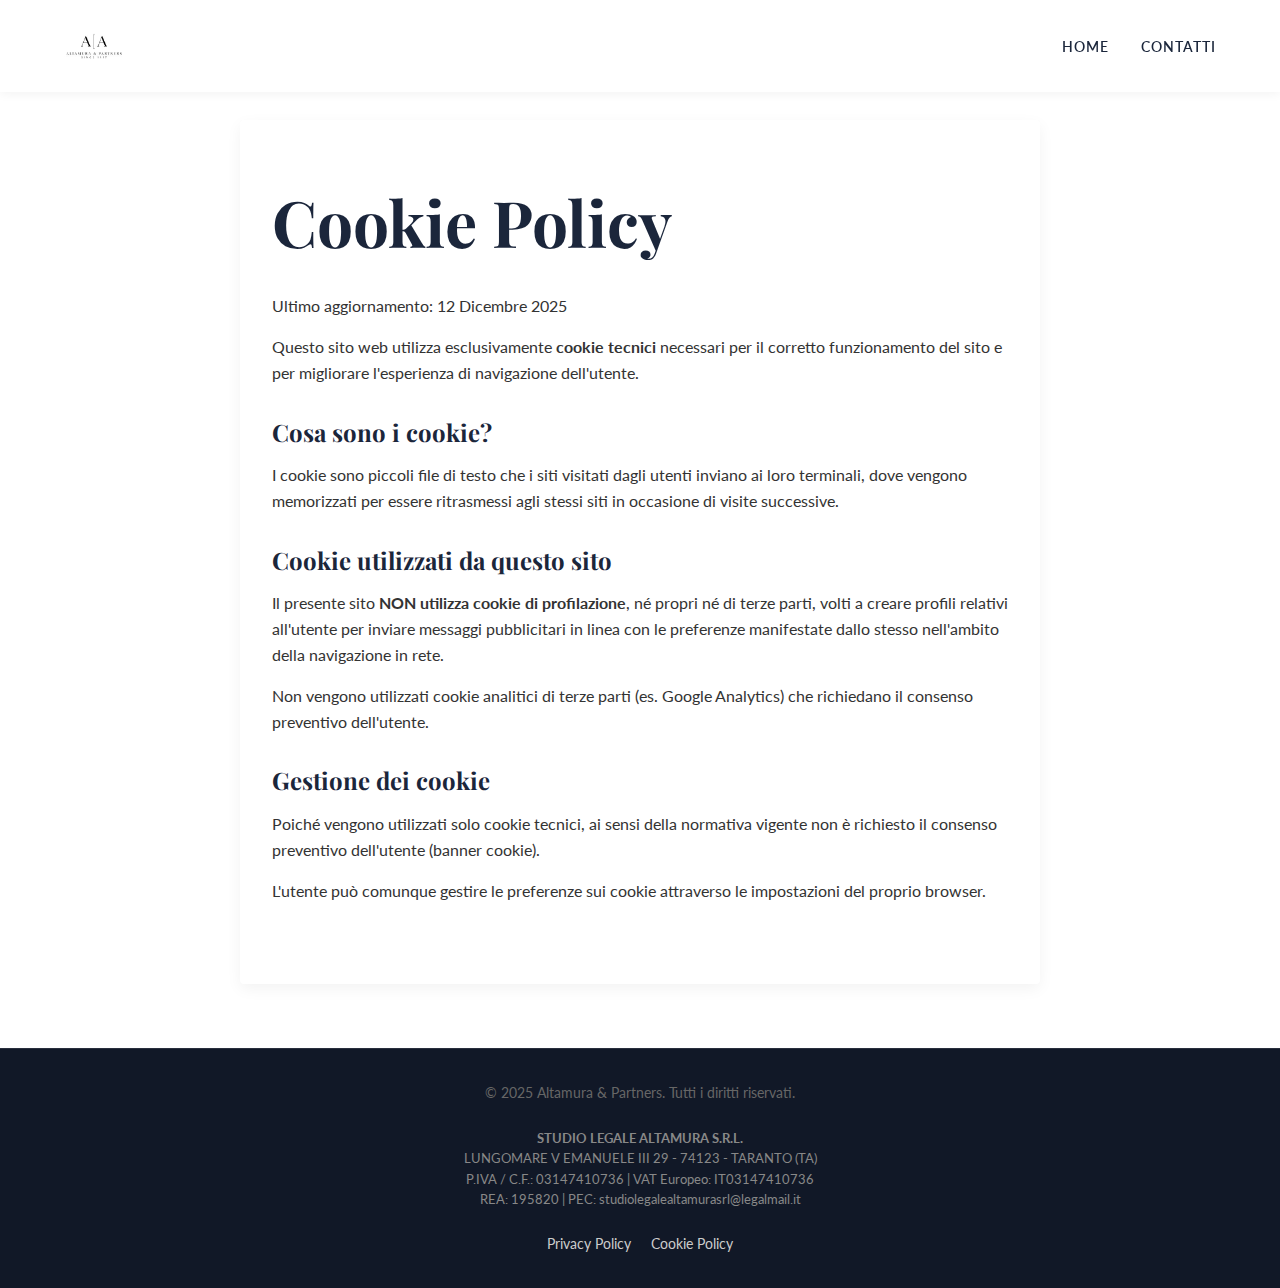
<file: cookie-policy.html>
<!DOCTYPE html>
<html lang="it">

<head>
    <meta charset="UTF-8">
    <meta name="viewport" content="width=device-width, initial-scale=1.0">
    <title>Cookie Policy | Altamura & Partners</title>
    <link rel="preconnect" href="https://fonts.googleapis.com">
    <link rel="preconnect" href="https://fonts.gstatic.com" crossorigin>
    <link
        href="https://fonts.googleapis.com/css2?family=Lato:wght@300;400;700&family=Playfair+Display:wght@400;700&display=swap"
        rel="stylesheet">
    <link rel="stylesheet" href="styles.css">
    <style>
        .policy-content {
            background: white;
            padding: 4rem 2rem;
            max-width: 800px;
            margin: 120px auto 4rem;
            box-shadow: 0 5px 15px rgba(0, 0, 0, 0.05);
            border-radius: 4px;
        }

        .policy-content h1 {
            margin-bottom: 2rem;
        }

        .policy-content h2 {
            margin-top: 2rem;
            font-size: 1.5rem;
        }

        .policy-content p {
            margin-bottom: 1rem;
            color: #333;
        }
    </style>
</head>

<body>

    <header>
        <div class="container">
            <nav>
                <a href="index.html" class="logo">
                    <img src="logo.jpg" alt="Altamura & Partners Logo">
                </a>
                <ul class="nav-links">
                    <li><a href="index.html">Home</a></li>
                    <li><a href="index.html#contatti">Contatti</a></li>
                </ul>
            </nav>
        </div>
    </header>

    <div class="container">
        <div class="policy-content">
            <h1>Cookie Policy</h1>
            <p>Ultimo aggiornamento: 12 Dicembre 2025</p>

            <p>Questo sito web utilizza esclusivamente <strong>cookie tecnici</strong> necessari per il corretto
                funzionamento del sito e per migliorare l'esperienza di navigazione dell'utente.</p>

            <h2>Cosa sono i cookie?</h2>
            <p>I cookie sono piccoli file di testo che i siti visitati dagli utenti inviano ai loro terminali, dove
                vengono memorizzati per essere ritrasmessi agli stessi siti in occasione di visite successive.</p>

            <h2>Cookie utilizzati da questo sito</h2>
            <p>Il presente sito <strong>NON utilizza cookie di profilazione</strong>, né propri né di terze parti, volti
                a creare profili relativi all'utente per inviare messaggi pubblicitari in linea con le preferenze
                manifestate dallo stesso nell'ambito della navigazione in rete.</p>
            <p>Non vengono utilizzati cookie analitici di terze parti (es. Google Analytics) che richiedano il consenso
                preventivo dell'utente.</p>

            <h2>Gestione dei cookie</h2>
            <p>Poiché vengono utilizzati solo cookie tecnici, ai sensi della normativa vigente non è richiesto il
                consenso preventivo dell'utente (banner cookie).</p>
            <p>L'utente può comunque gestire le preferenze sui cookie attraverso le impostazioni del proprio browser.
            </p>

        </div>
    </div>

    <footer>
        <div class="container">
            <p>&copy; 2025 Altamura & Partners. Tutti i diritti riservati.</p>
            <p style="margin-top: 0.5rem; font-size: 0.8rem; color: #888; line-height: 1.6;">
                <strong>STUDIO LEGALE ALTAMURA S.R.L.</strong><br>
                LUNGOMARE V EMANUELE III 29 - 74123 - TARANTO (TA)<br>
                P.IVA / C.F.: 03147410736 | VAT Europeo: IT03147410736<br>
                REA: 195820 | PEC: studiolegalealtamurasrl@legalmail.it
            </p>
            <div style="margin-top: 1rem; font-size: 0.85rem;">
                <a href="privacy.html" style="color: #ccc; margin-right: 1rem;">Privacy Policy</a>
                <a href="cookie-policy.html" style="color: #ccc;">Cookie Policy</a>
            </div>
        </div>
    </footer>

</body>

</html>
</file>
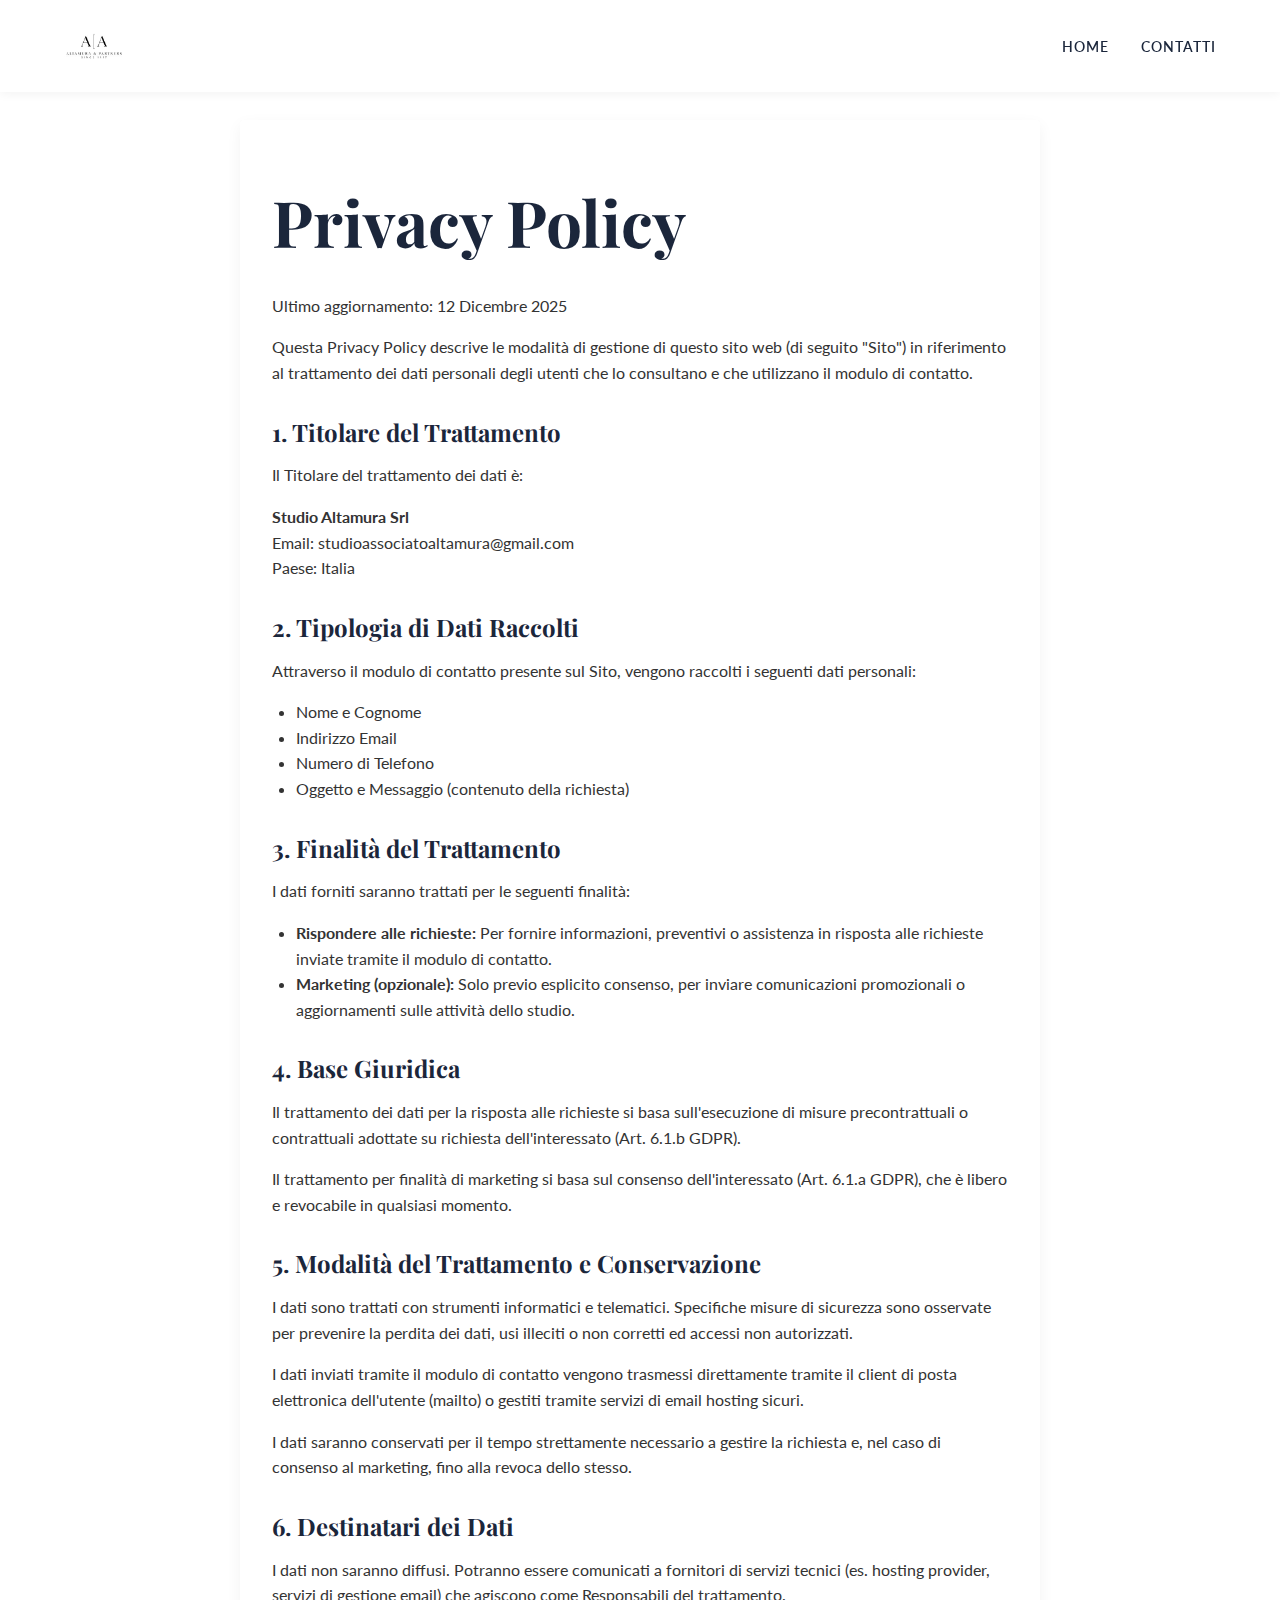
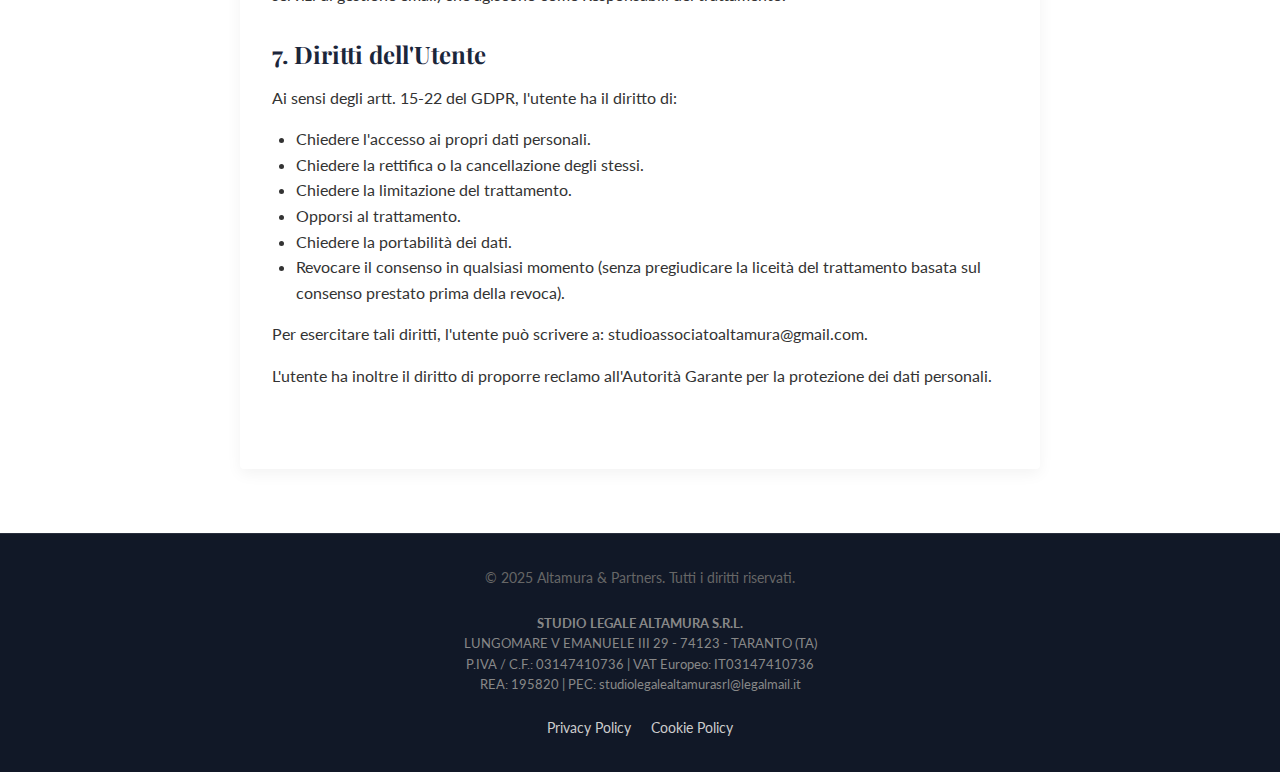
<file: privacy.html>
<!DOCTYPE html>
<html lang="it">

<head>
    <meta charset="UTF-8">
    <meta name="viewport" content="width=device-width, initial-scale=1.0">
    <title>Privacy Policy | Altamura & Partners</title>
    <link rel="preconnect" href="https://fonts.googleapis.com">
    <link rel="preconnect" href="https://fonts.gstatic.com" crossorigin>
    <link
        href="https://fonts.googleapis.com/css2?family=Lato:wght@300;400;700&family=Playfair+Display:wght@400;700&display=swap"
        rel="stylesheet">
    <link rel="stylesheet" href="styles.css">
    <style>
        .policy-content {
            background: white;
            padding: 4rem 2rem;
            max-width: 800px;
            margin: 120px auto 4rem;
            box-shadow: 0 5px 15px rgba(0, 0, 0, 0.05);
            border-radius: 4px;
        }

        .policy-content h1 {
            margin-bottom: 2rem;
        }

        .policy-content h2 {
            margin-top: 2rem;
            font-size: 1.5rem;
        }

        .policy-content p,
        .policy-content ul {
            margin-bottom: 1rem;
            color: #333;
        }

        .policy-content ul {
            padding-left: 1.5rem;
            list-style-type: disc;
        }
    </style>
</head>

<body>

    <header>
        <div class="container">
            <nav>
                <a href="index.html" class="logo">
                    <img src="logo.jpg" alt="Altamura & Partners Logo">
                </a>
                <ul class="nav-links">
                    <li><a href="index.html">Home</a></li>
                    <li><a href="index.html#contatti">Contatti</a></li>
                </ul>
            </nav>
        </div>
    </header>

    <div class="container">
        <div class="policy-content">
            <h1>Privacy Policy</h1>
            <p>Ultimo aggiornamento: 12 Dicembre 2025</p>

            <p>Questa Privacy Policy descrive le modalità di gestione di questo sito web (di seguito "Sito") in
                riferimento al trattamento dei dati personali degli utenti che lo consultano e che utilizzano il modulo
                di contatto.
            </p>

            <h2>1. Titolare del Trattamento</h2>
            <p>Il Titolare del trattamento dei dati è:</p>
            <p><strong>Studio Altamura Srl</strong><br>
                Email: <a href="mailto:studioassociatoaltamura@gmail.com">studioassociatoaltamura@gmail.com</a><br>
                Paese: Italia</p>

            <h2>2. Tipologia di Dati Raccolti</h2>
            <p>Attraverso il modulo di contatto presente sul Sito, vengono raccolti i seguenti dati personali:</p>
            <ul>
                <li>Nome e Cognome</li>
                <li>Indirizzo Email</li>
                <li>Numero di Telefono</li>
                <li>Oggetto e Messaggio (contenuto della richiesta)</li>
            </ul>

            <h2>3. Finalità del Trattamento</h2>
            <p>I dati forniti saranno trattati per le seguenti finalità:</p>
            <ul>
                <li><strong>Rispondere alle richieste:</strong> Per fornire informazioni, preventivi o assistenza in
                    risposta alle richieste inviate tramite il modulo di contatto.</li>
                <li><strong>Marketing (opzionale):</strong> Solo previo esplicito consenso, per inviare comunicazioni
                    promozionali o aggiornamenti sulle attività dello studio.</li>
            </ul>

            <h2>4. Base Giuridica</h2>
            <p>Il trattamento dei dati per la risposta alle richieste si basa sull'esecuzione di misure precontrattuali
                o contrattuali adottate su richiesta dell'interessato (Art. 6.1.b GDPR).</p>
            <p>Il trattamento per finalità di marketing si basa sul consenso dell'interessato (Art. 6.1.a GDPR), che è
                libero e revocabile in qualsiasi momento.</p>

            <h2>5. Modalità del Trattamento e Conservazione</h2>
            <p>I dati sono trattati con strumenti informatici e telematici. Specifiche misure di sicurezza sono
                osservate per prevenire la perdita dei dati, usi illeciti o non corretti ed accessi non autorizzati.</p>
            <p>I dati inviati tramite il modulo di contatto vengono trasmessi direttamente tramite il client di posta
                elettronica dell'utente (mailto) o gestiti tramite servizi di email hosting sicuri.</p>
            <p>I dati saranno conservati per il tempo strettamente necessario a gestire la richiesta e, nel caso di
                consenso al marketing, fino alla revoca dello stesso.</p>

            <h2>6. Destinatari dei Dati</h2>
            <p>I dati non saranno diffusi. Potranno essere comunicati a fornitori di servizi tecnici (es. hosting
                provider, servizi di gestione email) che agiscono come Responsabili del trattamento.</p>

            <h2>7. Diritti dell'Utente</h2>
            <p>Ai sensi degli artt. 15-22 del GDPR, l'utente ha il diritto di:</p>
            <ul>
                <li>Chiedere l'accesso ai propri dati personali.</li>
                <li>Chiedere la rettifica o la cancellazione degli stessi.</li>
                <li>Chiedere la limitazione del trattamento.</li>
                <li>Opporsi al trattamento.</li>
                <li>Chiedere la portabilità dei dati.</li>
                <li>Revocare il consenso in qualsiasi momento (senza pregiudicare la liceità del trattamento basata sul
                    consenso prestato prima della revoca).</li>
            </ul>
            <p>Per esercitare tali diritti, l'utente può scrivere a: <a
                    href="mailto:studioassociatoaltamura@gmail.com">studioassociatoaltamura@gmail.com</a>.</p>
            <p>L'utente ha inoltre il diritto di proporre reclamo all'Autorità Garante per la protezione dei dati
                personali.</p>

        </div>
    </div>

    <footer>
        <div class="container">
            <p>&copy; 2025 Altamura & Partners. Tutti i diritti riservati.</p>
            <p style="margin-top: 0.5rem; font-size: 0.8rem; color: #888; line-height: 1.6;">
                <strong>STUDIO LEGALE ALTAMURA S.R.L.</strong><br>
                LUNGOMARE V EMANUELE III 29 - 74123 - TARANTO (TA)<br>
                P.IVA / C.F.: 03147410736 | VAT Europeo: IT03147410736<br>
                REA: 195820 | PEC: studiolegalealtamurasrl@legalmail.it
            </p>
            <div style="margin-top: 1rem; font-size: 0.85rem;">
                <a href="privacy.html" style="color: #ccc; margin-right: 1rem;">Privacy Policy</a>
                <a href="cookie-policy.html" style="color: #ccc;">Cookie Policy</a>
            </div>
        </div>
    </footer>

</body>

</html>
</file>
<file: styles.css>
/* Altamura & Partners - Design System */
:root {
    /* Color Palette */
    --primary-color: #1B263B;
    /* Navy Blue */
    --accent-color: #C5A059;
    /* Gold */
    --text-primary: #333333;
    --text-secondary: #666666;
    --bg-light: #F8F9FA;
    --bg-white: #FFFFFF;
    --border-color: #E5E5E5;

    /* Typography */
    --font-heading: 'Playfair Display', serif;
    --font-body: 'Lato', sans-serif;

    /* Spacing */
    --container-width: 1200px;
    --section-padding: 5rem 1rem;
    --transition: all 0.3s ease;
}

/* Reset & Base */
* {
    margin: 0;
    padding: 0;
    box-sizing: border-box;
}

html {
    scroll-behavior: smooth;
}

body {
    font-family: var(--font-body);
    color: var(--text-primary);
    line-height: 1.6;
    background-color: var(--bg-white);
}

a {
    text-decoration: none;
    color: inherit;
    transition: var(--transition);
}

ul {
    list-style: none;
}

img {
    max-width: 100%;
    display: block;
}

/* Typography */
h1,
h2,
h3,
h4 {
    font-family: var(--font-heading);
    color: var(--primary-color);
    font-weight: 700;
    line-height: 1.2;
}

h1 {
    font-size: clamp(2.5rem, 5vw, 4rem);
}

h2 {
    font-size: clamp(2rem, 4vw, 3rem);
    margin-bottom: 1rem;
}

h3 {
    font-size: 1.5rem;
    margin-bottom: 1rem;
}

p {
    margin-bottom: 1.5rem;
    color: var(--text-secondary);
}

/* Utilities */
.container {
    max-width: var(--container-width);
    margin: 0 auto;
    padding: 0 1.5rem;
}

.section {
    padding: var(--section-padding);
}

.text-center {
    text-align: center;
}

.text-gold {
    color: var(--accent-color);
}

.btn {
    display: inline-block;
    padding: 1rem 2rem;
    background-color: var(--accent-color);
    color: white;
    font-weight: 700;
    text-transform: uppercase;
    letter-spacing: 1px;
    border: none;
    cursor: pointer;
    transition: var(--transition);
}

.btn:hover {
    background-color: #b08d4b;
    transform: translateY(-2px);
}

.btn-outline {
    background-color: transparent;
    border: 2px solid var(--accent-color);
    color: var(--accent-color);
}

.btn-outline:hover {
    background-color: var(--accent-color);
    color: white;
}

/* Header */
header {
    position: fixed;
    top: 0;
    left: 0;
    width: 100%;
    background-color: rgba(255, 255, 255, 0.95);
    box-shadow: 0 2px 10px rgba(0, 0, 0, 0.05);
    z-index: 1000;
    padding: 1rem 0;
    transition: var(--transition);
}

nav {
    display: flex;
    justify-content: space-between;
    align-items: center;
}

.logo img {
    height: 60px;
    /* Adjust based on logo aspect ratio */
}

.nav-links {
    display: flex;
    gap: 2rem;
}

.nav-links a {
    font-weight: 600;
    text-transform: uppercase;
    font-size: 0.9rem;
    letter-spacing: 1px;
    color: var(--primary-color);
}

.nav-links a:hover {
    color: var(--accent-color);
}

.mobile-menu-btn {
    display: none;
    background: none;
    border: none;
    font-size: 1.5rem;
    color: var(--primary-color);
    cursor: pointer;
}

/* Hero Section */
.hero {
    height: 100vh;
    background: linear-gradient(rgba(27, 38, 59, 0.8), rgba(27, 38, 59, 0.8)), url('https://images.unsplash.com/photo-1479142506502-19b3a3b7ff33?ixlib=rb-4.0.3&auto=format&fit=crop&w=2000&q=80');
    /* Legal theme placeholder */
    background-size: cover;
    background-position: center;
    display: flex;
    align-items: center;
    text-align: center;
    color: white;
    padding-top: 80px;
}

.hero-content {
    max-width: 800px;
    margin: 0 auto;
}

.hero h1 {
    color: white;
    margin-bottom: 1.5rem;
}

.hero p {
    color: rgba(255, 255, 255, 0.9);
    font-size: 1.25rem;
    margin-bottom: 2.5rem;
}

/* About Section */
.about-grid {
    display: grid;
    grid-template-columns: 1fr 1fr;
    gap: 4rem;
    align-items: center;
}

.about-image img {
    border-radius: 4px;
    box-shadow: 0 20px 40px rgba(0, 0, 0, 0.1);
}

/* Services Section */
.services {
    background-color: var(--bg-light);
}

.services-grid {
    display: grid;
    grid-template-columns: repeat(auto-fit, minmax(300px, 1fr));
    gap: 2rem;
    margin-top: 3rem;
}

.service-card {
    background: white;
    padding: 2.5rem;
    border-top: 4px solid var(--accent-color);
    box-shadow: 0 5px 15px rgba(0, 0, 0, 0.05);
    transition: var(--transition);
}

.service-card:hover {
    transform: translateY(-5px);
    box-shadow: 0 15px 30px rgba(0, 0, 0, 0.1);
}

.service-icon {
    font-size: 2.5rem;
    color: var(--primary-color);
    margin-bottom: 1.5rem;
    display: flex;
    justify-content: center;
    align-items: center;
}

.service-icon svg {
    width: 48px;
    height: 48px;
    stroke: currentColor;
    fill: none;
    stroke-width: 1.5;
}

/* Reviews Section */
.reviews-grid {
    display: grid;
    grid-template-columns: repeat(auto-fit, minmax(300px, 1fr));
    gap: 2rem;
    margin-top: 3rem;
}

.review-card {
    background: white;
    padding: 2rem;
    border: 1px solid var(--border-color);
    border-radius: 4px;
}

.stars {
    color: var(--accent-color);
    margin-bottom: 1rem;
}

.review-author {
    font-weight: 700;
    margin-top: 1rem;
    color: var(--primary-color);
}

.review-date {
    font-size: 0.85rem;
    color: var(--text-secondary);
}

/* Contact Section */
.contact {
    background-color: var(--primary-color);
    color: white;
}

.contact h2,
.contact h3,
.contact p {
    color: white;
}

.contact p {
    color: rgba(255, 255, 255, 0.8);
}

.contact-grid {
    display: grid;
    grid-template-columns: 1fr 1fr;
    gap: 4rem;
}

.contact-info-item {
    display: flex;
    gap: 1rem;
    margin-bottom: 1.5rem;
}

.contact-icon {
    color: var(--accent-color);
    font-size: 1.25rem;
    display: flex;
    align-items: center;
}

.contact-icon svg {
    width: 24px;
    height: 24px;
    stroke: currentColor;
    fill: none;
    stroke-width: 2;
}

.hours-table {
    width: 100%;
    margin-top: 1rem;
}

.hours-table td {
    padding: 0.5rem 0;
    border-bottom: 1px solid rgba(255, 255, 255, 0.1);
}

/* Contact Form */
.contact-form {
    margin-top: 1rem;
}

.form-group {
    margin-bottom: 1rem;
}

.form-group label {
    display: block;
    margin-bottom: 0.5rem;
    font-size: 0.9rem;
    color: rgba(255, 255, 255, 0.9);
}

.form-group input,
.form-group textarea {
    width: 100%;
    padding: 0.8rem;
    border: 1px solid rgba(255, 255, 255, 0.2);
    background: rgba(255, 255, 255, 0.05);
    color: white;
    border-radius: 4px;
    font-family: inherit;
}

.form-group input:focus,
.form-group textarea:focus {
    outline: none;
    border-color: var(--accent-color);
    background: rgba(255, 255, 255, 0.1);
}

.checkbox-group {
    display: flex;
    align-items: flex-start;
    gap: 0.5rem;
}

.checkbox-group input[type="checkbox"] {
    width: auto;
    margin-top: 0.3rem;
}

.checkbox-group label {
    display: inline;
    font-size: 0.85rem;
    line-height: 1.4;
    margin-bottom: 0;
}

/* Footer */
footer {
    background-color: #111827;
    color: white;
    padding: 2rem 0;
    text-align: center;
    font-size: 0.9rem;
    border-top: 1px solid rgba(255, 255, 255, 0.1);
}

/* Responsive */
@media (max-width: 768px) {
    .nav-links {
        display: none;
        position: absolute;
        top: 100%;
        left: 0;
        width: 100%;
        background-color: white;
        flex-direction: column;
        padding: 2rem;
        box-shadow: 0 5px 10px rgba(0, 0, 0, 0.1);
    }

    .nav-links.active {
        display: flex;
    }

    .mobile-menu-btn {
        display: block;
    }

    .about-grid,
    .contact-grid {
        grid-template-columns: 1fr;
        gap: 2rem;
    }

    h1 {
        font-size: 2.5rem;
    }
}
</file>
